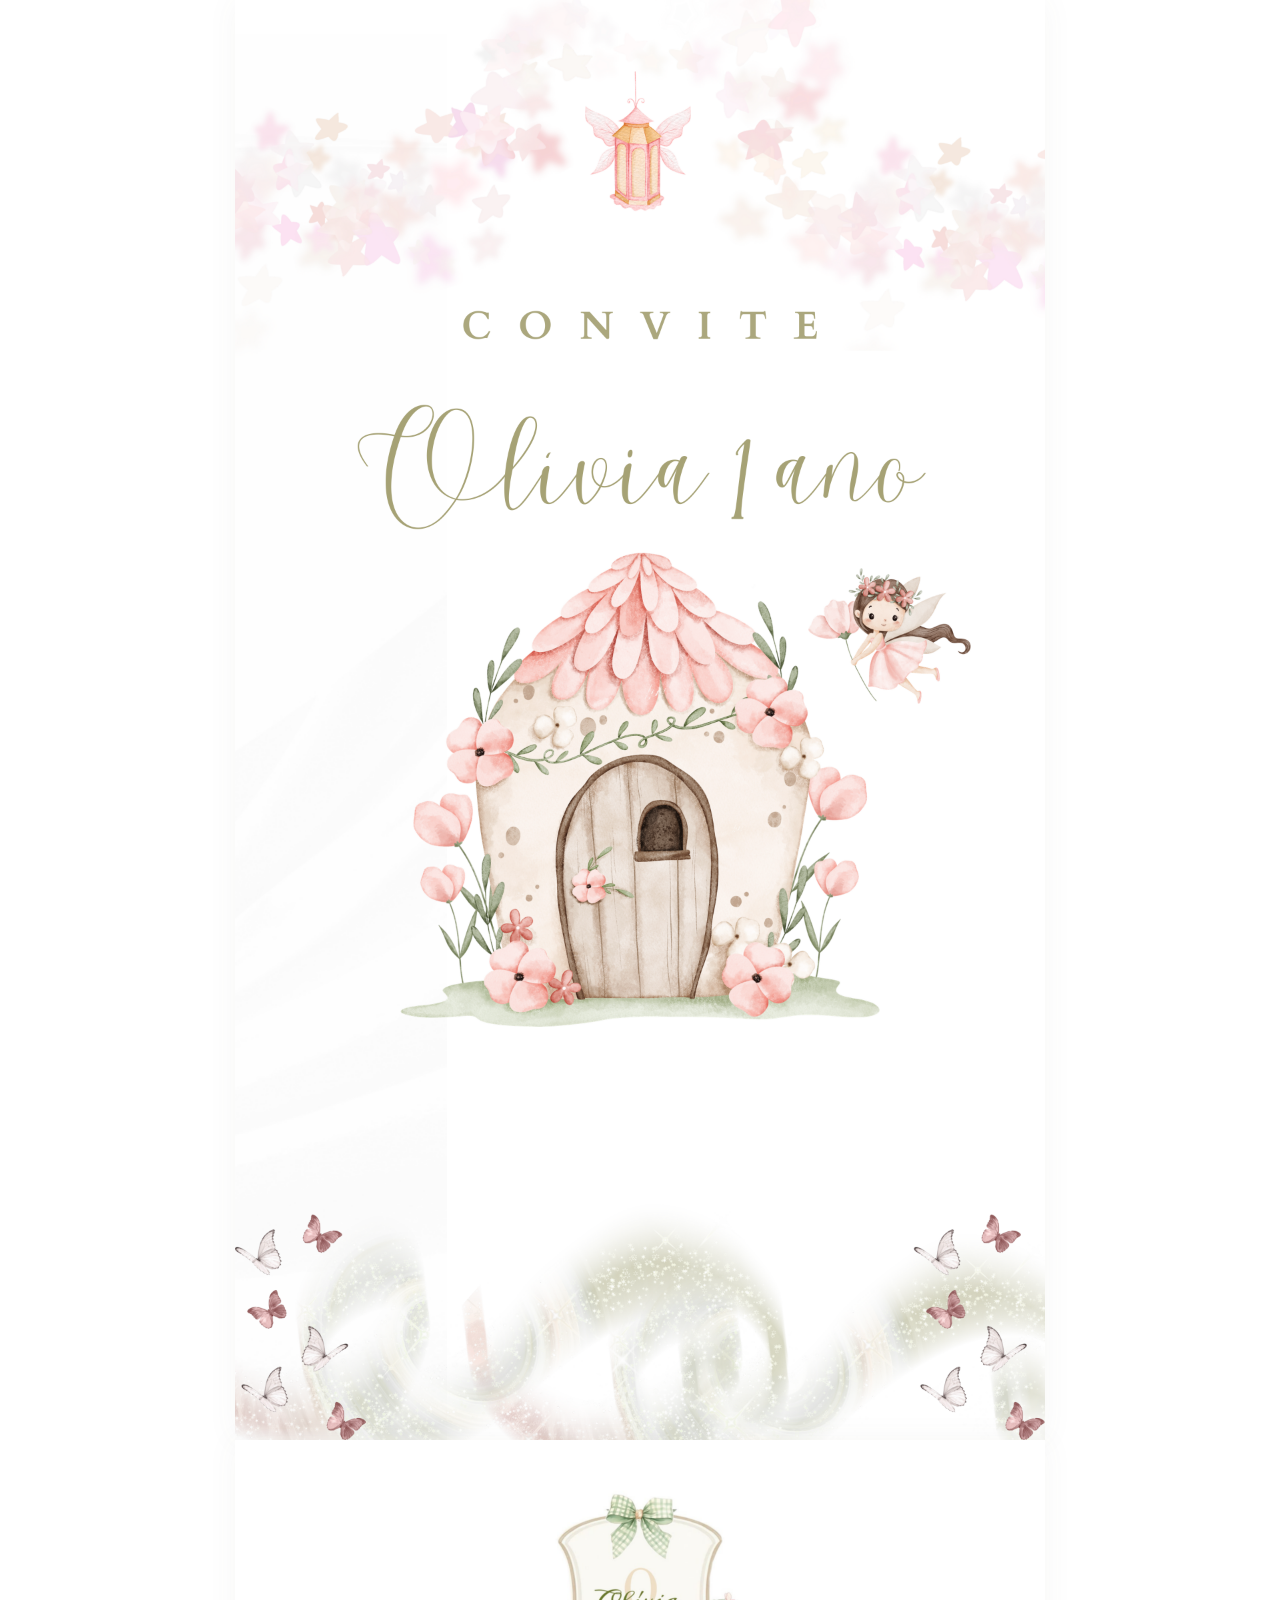
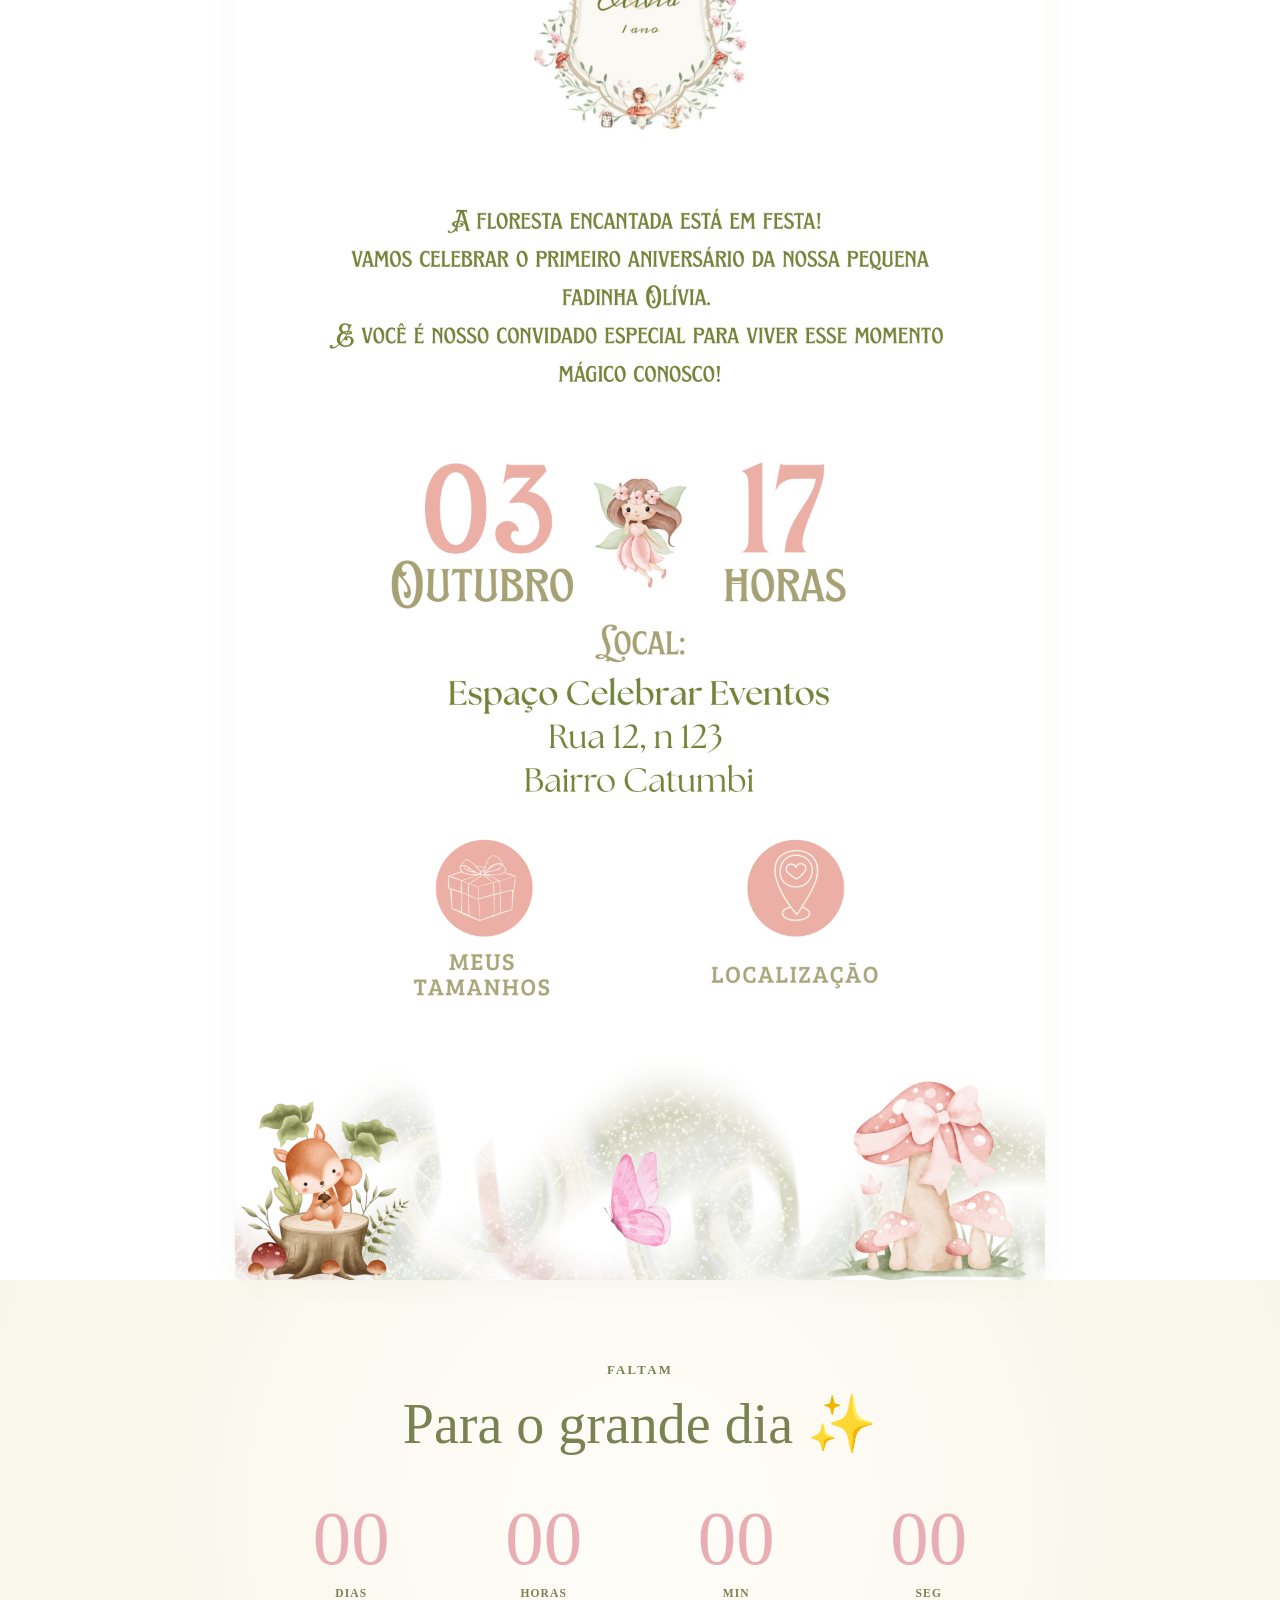
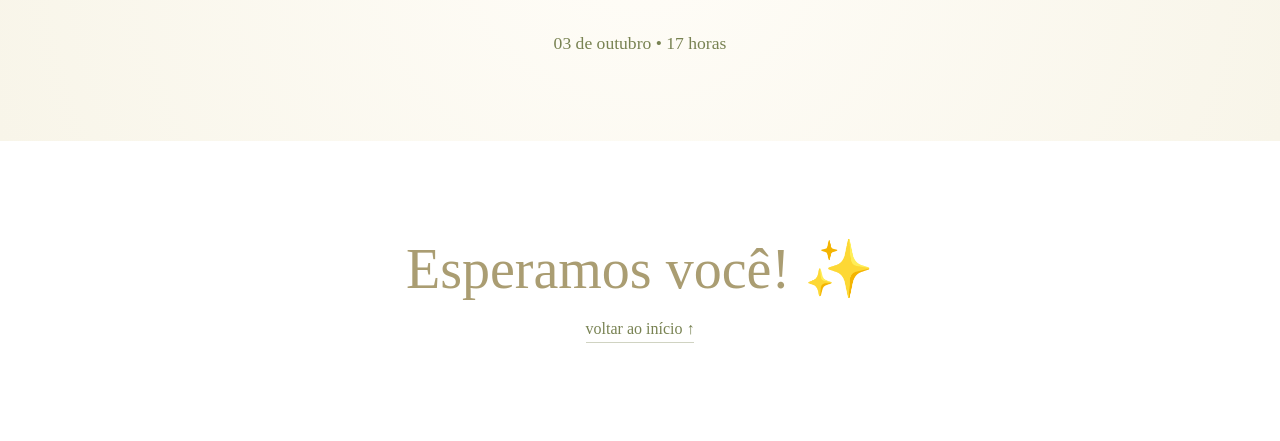
<file: index.html>
<!DOCTYPE html>
<html lang="pt-BR">
<head>
  <meta charset="UTF-8">
  <meta name="viewport" content="width=device-width, initial-scale=1.0, viewport-fit=cover">
  <meta name="theme-color" content="#ffffff">
  <meta name="description" content="Convite para o primeiro aniversário da fadinha Olívia.">
  <title>Olívia 1 ano | Convite</title>
  <link rel="stylesheet" href="style.css">
</head>
<body>
  <div class="loading-screen" id="loadingScreen" aria-hidden="true">
    <div class="loading-dot"></div>
    <p>Um convite encantado está chegando...</p>
  </div>

  <main>
    <!-- As duas páginas abaixo são imagens renderizadas diretamente do PDF original,
         em alta resolução, para preservar exatamente a arte, tipografia e composição. -->
    <section class="pdf-page" id="inicio" aria-label="Capa do convite">
      <img src="assets/capa-pdf.png" alt="Convite Olívia 1 ano">
    </section>

    <section class="pdf-page pdf-page-2" id="convite" aria-label="Detalhes do convite">
      <img src="assets/pagina2-pdf.png" alt="Detalhes do convite de Olívia">

      <!-- Áreas invisíveis sobre os botões que já existem na arte do PDF -->
      <a class="hotspot sizes-hotspot" href="presentes.html" id="sizesBtn" aria-label="Abrir lista de presentes"></a>
      <a class="hotspot map-hotspot" href="https://www.google.com/maps/place/7%C2%B032%2702.2%22S+46%C2%B003%2733.8%22W/@-7.533947,-46.0619579,17z/data=!3m1!4b1!4m4!3m3!8m2!3d-7.533947!4d-46.059383?entry=ttu&amp;g_ep=EgoyMDI2MDgzMC4wIKXMDSoASAFQAw%3D%3D" target="_blank" rel="noopener noreferrer" aria-label="Abrir localização no Google Maps"></a>
    </section>

    <section class="countdown-section" id="contagem" aria-label="Contagem regressiva">
      <div class="countdown-wrap">
        <p class="small-label">FALTAM</p>
        <h2>Para o grande dia ✨</h2>
        <div class="countdown" id="countdown">
          <div><strong id="days">--</strong><span>DIAS</span></div>
          <div><strong id="hours">--</strong><span>HORAS</span></div>
          <div><strong id="minutes">--</strong><span>MIN</span></div>
          <div><strong id="seconds">--</strong><span>SEG</span></div>
        </div>
        <p class="countdown-note">03 de outubro • 17 horas</p>
      </div>
    </section>

    <section class="final-section">
      <p>Esperamos você! ✨</p>
      <a class="back-button" href="#inicio">voltar ao início ↑</a>
    </section>
  </main>

  <div class="modal" id="sizesModal" aria-hidden="true">
    <div class="modal-content" role="dialog" aria-modal="true" aria-labelledby="modalTitle">
      <button class="close" id="closeModal" type="button" aria-label="Fechar">×</button>
      <p class="modal-kicker">PARA A FADINHA</p>
      <h2 id="modalTitle">Meus tamanhos</h2>
      <p>Coloque aqui os tamanhos da Olívia para facilitar na escolha do presente.</p>
      <div class="size-list">
        <div><span>Roupinhas</span><strong>—</strong></div>
        <div><span>Calçados</span><strong>—</strong></div>
      </div>
      <p class="modal-hint">Edite os tamanhos diretamente no <strong>index.html</strong>.</p>
    </div>
  </div>

  <script src="script.js"></script>
</body>
</html>
</file>
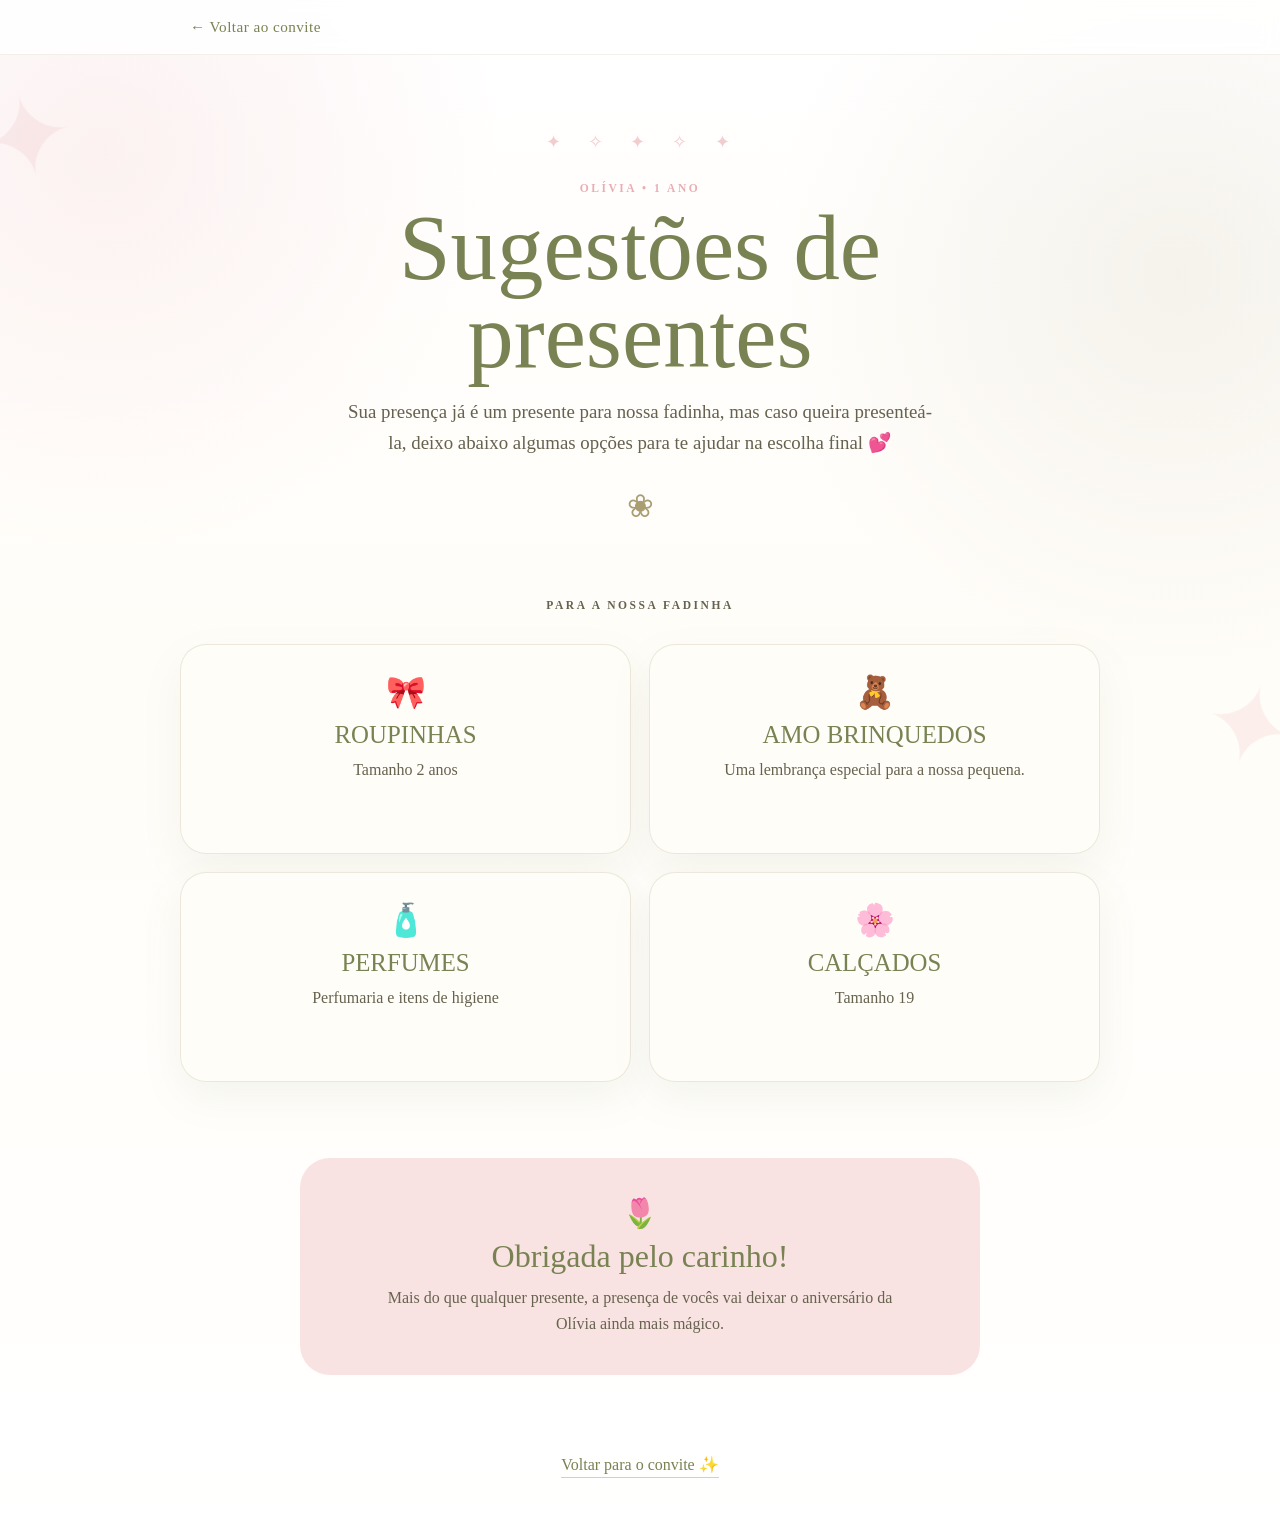
<file: presentes.html>
<!DOCTYPE html>
<html lang="pt-BR">
<head>
  <meta charset="UTF-8">
  <meta name="viewport" content="width=device-width, initial-scale=1.0, viewport-fit=cover">
  <meta name="theme-color" content="#fffdf8">
  <meta name="description" content="Lista de presentes do aniversário de 1 ano da Olívia.">
  <title>Sugestões de Presentes | Olívia 1 ano</title>
  <link rel="stylesheet" href="presentes.css">
</head>
<body>
  <header class="topbar">
    <a class="back" href="index.html#convite" aria-label="Voltar ao convite">← Voltar ao convite</a>
  </header>

  <main>
    <section class="hero">
      <div class="stars" aria-hidden="true">✦　✧　✦　✧　✦</div>
      <p class="eyebrow">OLÍVIA • 1 ANO</p>
      <h1>Sugestões de presentes</h1>
      <p class="intro">Sua presença já é um presente para nossa fadinha, mas caso
queira presenteá-la, deixo abaixo algumas opções para te ajudar na
escolha final 💕</p>
      <div class="ornament" aria-hidden="true">❀</div>
    </section>

    <section class="gift-section" aria-labelledby="listaTitulo">
      <div class="section-heading">
        <p class="eyebrow">PARA A NOSSA FADINHA</p>
        
      
      </div>

      <!--
        EDITE A LISTA AQUI:
        Cada cartão abaixo pode ser alterado livremente. Quando você me passar
        os itens da lista original, posso preencher esta página para você.
      -->
      <div class="gift-grid">
        <article class="gift-card">
          <div class="gift-icon">🎀</div>
          <h3>ROUPINHAS</h3>
          <p>Tamanho 2 anos</p>
        </article>
        <article class="gift-card">
          <div class="gift-icon">🧸</div>
          <h3>AMO BRINQUEDOS</h3>
          <p>Uma lembrança especial para a nossa pequena.</p>
        </article>
        <article class="gift-card">
        <div class="gift-icon">🧴</div>
          <h3>PERFUMES</h3>
          <p>Perfumaria e itens de higiene</p>
        </article>
        <article class="gift-card">
          <div class="gift-icon">🌸</div>
          <h3>CALÇADOS</h3>
          <p>Tamanho 19</p>
        </article>
      </div>
    </section>

    <section class="note">
      <div class="note-card">
        <span class="note-flower" aria-hidden="true">🌷</span>
        <h2>Obrigada pelo carinho!</h2>
        <p>Mais do que qualquer presente, a presença de vocês vai deixar o aniversário da Olívia ainda mais mágico.</p>
      </div>
    </section>
  </main>

  <footer>
    <a href="index.html#convite">Voltar para o convite ✨</a>
  </footer>
</body>
</html>
</file>
<file: style.css>
:root {
  --green: #788252;
  --green-dark: #5f6941;
  --pink: #e9aeb3;
  --cream: #fffdf8;
}

* { box-sizing: border-box; }
html { scroll-behavior: smooth; }
body {
  margin: 0;
  overflow-x: hidden;
  background: #fff;
  color: var(--green);
  font-family: Georgia, serif;
  -webkit-font-smoothing: antialiased;
}
img { display: block; }
a, button { -webkit-tap-highlight-color: transparent; }

.loading-screen {
  position: fixed;
  inset: 0;
  z-index: 100;
  display: grid;
  place-items: center;
  align-content: center;
  gap: 14px;
  background: #fff;
  transition: opacity .5s ease, visibility .5s ease;
}
.loading-screen.hidden { opacity: 0; visibility: hidden; pointer-events: none; }
.loading-screen p { margin: 0; color: var(--green); font-size: 1rem; }
.loading-dot {
  width: 34px;
  height: 34px;
  border: 2px solid #f2c9cb;
  border-top-color: var(--green);
  border-radius: 50%;
  animation: spin .9s linear infinite;
}

main { width: 100%; }
.pdf-page {
  position: relative;
  width: 100%;
  max-width: 810px;
  margin: 0 auto;
  line-height: 0;
  background: #fff;
}
.pdf-page > img {
  width: 100%;
  height: auto;
  max-width: 810px;
  user-select: none;
}

/* Hotspots transparentes: a arte continua 100% intacta, mas os botões do PDF são clicáveis. */
.hotspot {
  position: absolute;
  z-index: 5;
  display: block;
  cursor: pointer;
  border-radius: 50%;
  background: transparent;
  outline: none;
}
.hotspot:focus-visible { box-shadow: 0 0 0 4px rgba(120,130,82,.35); }
.sizes-hotspot {
  left: 22%;
  top: 68%;
  width: 28%;
  height: 16%;
}
.map-hotspot {
  right: 21%;
  top: 68%;
  width: 28%;
  height: 16%;
}

.countdown-section {
  min-height: 430px;
  display: grid;
  place-items: center;
  padding: 70px 20px;
  text-align: center;
  background: radial-gradient(circle at center, #fffdf8, #f8f5e9);
}
.countdown-wrap { width: min(760px, 100%); }
.small-label { font-size: .8rem; font-weight: 700; letter-spacing: .18em; }
.countdown-wrap h2 { margin: 8px 0 30px; font-size: clamp(2rem, 5vw, 3.5rem); font-weight: 500; }
.countdown { display: grid; grid-template-columns: repeat(4, 1fr); gap: 10px; }
.countdown div { padding: 8px; }
.countdown strong { display: block; color: var(--pink); font-size: clamp(2.2rem, 7vw, 4.8rem); font-weight: 500; }
.countdown span { font-size: .72rem; font-weight: 700; letter-spacing: .1em; }
.countdown-note { margin-top: 24px; font-size: 1.1rem; }

.final-section {
  min-height: 300px;
  padding: 80px 20px;
  display: grid;
  place-items: center;
  align-content: center;
  gap: 20px;
  text-align: center;
  background: #fff;
}
.final-section p { margin: 0; color: #aa9d72; font: 3.5rem/1.1 Georgia, serif; }
.back-button { color: var(--green); text-decoration: none; border-bottom: 1px solid rgba(120,130,82,.35); padding-bottom: 4px; }

.modal {
  position: fixed;
  inset: 0;
  z-index: 50;
  display: grid;
  place-items: center;
  padding: 20px;
  background: rgba(73,75,53,.42);
  backdrop-filter: blur(6px);
  opacity: 0;
  visibility: hidden;
  pointer-events: none;
  transition: opacity .25s, visibility .25s;
}
.modal.open { opacity: 1; visibility: visible; pointer-events: auto; }
.modal-content {
  position: relative;
  width: min(460px, 100%);
  padding: 38px 28px 30px;
  text-align: center;
  border: 1px solid rgba(170,157,114,.2);
  border-radius: 28px;
  background: #fffdf8;
  box-shadow: 0 30px 80px rgba(0,0,0,.22);
}
.close { position: absolute; top: 8px; right: 13px; width: 40px; height: 40px; border: 0; background: transparent; color: var(--green); cursor: pointer; font-size: 2rem; }
.modal-kicker { margin: 0; color: var(--pink); font-size: .78rem; font-weight: 700; letter-spacing: .16em; }
.modal h2 { margin: 6px 0 10px; color: var(--green); font-size: 2.3rem; }
.modal-content > p:not(.modal-kicker):not(.modal-hint) { margin: 0 auto 18px; max-width: 350px; font-size: 1.1rem; line-height: 1.4; }
.size-list { overflow: hidden; margin: 20px auto; max-width: 330px; border-radius: 15px; background: #f9e3e2; }
.size-list div { display: flex; justify-content: space-between; padding: 12px 18px; border-bottom: 1px solid rgba(170,157,114,.15); font-size: 1.05rem; }
.size-list div:last-child { border-bottom: 0; }
.modal-hint { margin: 0; font-size: .9rem; opacity: .7; }

@keyframes spin { to { transform: rotate(360deg); } }

@media (min-width: 811px) {
  .pdf-page { box-shadow: 0 0 30px rgba(100,100,80,.05); }
}

@media (max-width: 520px) {
  .countdown-section { min-height: 360px; padding: 55px 14px; }
  .countdown { gap: 0; }
  .countdown div { padding: 4px 1px; }
  .countdown strong { font-size: clamp(1.8rem, 12vw, 3rem); }
  .countdown span { font-size: .62rem; }
  .final-section p { font-size: 2.8rem; }
}

@media (prefers-reduced-motion: reduce) {
  *, *::before, *::after { scroll-behavior: auto !important; animation: none !important; transition-duration: .01ms !important; }
}
</file>
<file: presentes.css>
:root {
  --green: #788252;
  --green-dark: #5f6941;
  --pink: #e9aeb3;
  --pink-soft: #f9e3e2;
  --cream: #fffdf8;
  --gold: #aa9d72;
  --ink: #66624f;
}

* { box-sizing: border-box; }
html { scroll-behavior: smooth; }
body {
  margin: 0;
  min-height: 100vh;
  overflow-x: hidden;
  color: var(--green);
  background:
    radial-gradient(circle at 8% 10%, rgba(233,174,179,.16), transparent 22%),
    radial-gradient(circle at 92% 18%, rgba(170,157,114,.12), transparent 24%),
    linear-gradient(180deg, #fff 0%, var(--cream) 46%, #fff 100%);
  font-family: Georgia, 'Times New Roman', serif;
  -webkit-font-smoothing: antialiased;
}

body::before,
body::after {
  content: '✦';
  position: fixed;
  z-index: -1;
  color: rgba(233,174,179,.18);
  font-size: 7rem;
  pointer-events: none;
}
body::before { top: 8%; left: -1.2rem; transform: rotate(-12deg); }
body::after { right: -1rem; bottom: 12%; transform: rotate(16deg); }

a { -webkit-tap-highlight-color: transparent; }

.topbar {
  width: 100%;
  padding: 18px max(20px, calc((100% - 900px) / 2));
  background: rgba(255,255,255,.82);
  border-bottom: 1px solid rgba(170,157,114,.14);
  backdrop-filter: blur(8px);
  position: sticky;
  top: 0;
  z-index: 10;
}
.back {
  color: var(--green);
  text-decoration: none;
  font-size: .95rem;
  letter-spacing: .03em;
}
.back:hover { color: var(--pink); }

.hero {
  width: min(820px, calc(100% - 32px));
  margin: 0 auto;
  padding: 74px 20px 44px;
  text-align: center;
}
.stars { color: rgba(233,174,179,.62); font-size: 1.15rem; letter-spacing: .25em; margin-bottom: 28px; }
.eyebrow { margin: 0; font-size: .72rem; font-weight: 700; letter-spacing: .22em; color: var(--pink); }
h1 {
  margin: 10px 0 16px;
  font-size: clamp(3rem, 8vw, 5.8rem);
  line-height: .95;
  font-weight: 400;
  color: var(--green);
}
.intro {
  width: min(590px, 100%);
  margin: 0 auto;
  color: var(--ink);
  font-size: clamp(1rem, 2vw, 1.18rem);
  line-height: 1.65;
}
.ornament { margin-top: 28px; color: var(--gold); font-size: 2rem; }

.gift-section { padding: 28px 20px 76px; }
.section-heading { max-width: 760px; margin: 0 auto 30px; text-align: center; }
.section-heading h2 { margin: 7px 0 9px; font-size: clamp(2rem, 5vw, 3rem); font-weight: 400; }
.section-heading p:last-child { margin: 0; color: var(--ink); line-height: 1.55; }

.gift-grid {
  width: min(920px, 100%);
  margin: 0 auto;
  display: grid;
  grid-template-columns: repeat(2, minmax(0, 1fr));
  gap: 18px;
}
.gift-card {
  position: relative;
  min-height: 210px;
  padding: 28px 24px;
  text-align: center;
  background: rgba(255,253,248,.92);
  border: 1px solid rgba(170,157,114,.22);
  border-radius: 26px;
  box-shadow: 0 16px 42px rgba(120,130,82,.08);
  transition: transform .25s ease, box-shadow .25s ease;
}
.gift-card:hover { transform: translateY(-4px); box-shadow: 0 22px 52px rgba(120,130,82,.13); }
.gift-icon { font-size: 2rem; margin-bottom: 10px; }
.gift-card h3 { margin: 0 0 9px; font-size: 1.55rem; font-weight: 400; }
.gift-card p { margin: 0; color: var(--ink); line-height: 1.55; }

.note { padding: 0 20px 80px; }
.note-card {
  width: min(680px, 100%);
  margin: 0 auto;
  padding: 38px 30px;
  text-align: center;
  background: var(--pink-soft);
  border-radius: 30px;
}
.note-flower { display: block; font-size: 1.8rem; margin-bottom: 8px; }
.note-card h2 { margin: 0 0 10px; font-size: 2rem; font-weight: 400; }
.note-card p { max-width: 540px; margin: auto; color: var(--ink); line-height: 1.6; }

footer { padding: 0 20px 45px; text-align: center; }
footer a { color: var(--green); text-decoration: none; border-bottom: 1px solid rgba(120,130,82,.35); padding-bottom: 4px; }

@media (max-width: 600px) {
  .topbar { padding: 15px 16px; }
  .hero { padding-top: 54px; }
  .gift-grid { grid-template-columns: 1fr; }
  .gift-card { min-height: 175px; }
  .note-card { padding: 32px 22px; }
}

@media (prefers-reduced-motion: reduce) {
  *, *::before, *::after { scroll-behavior: auto !important; transition: none !important; }
}
</file>
